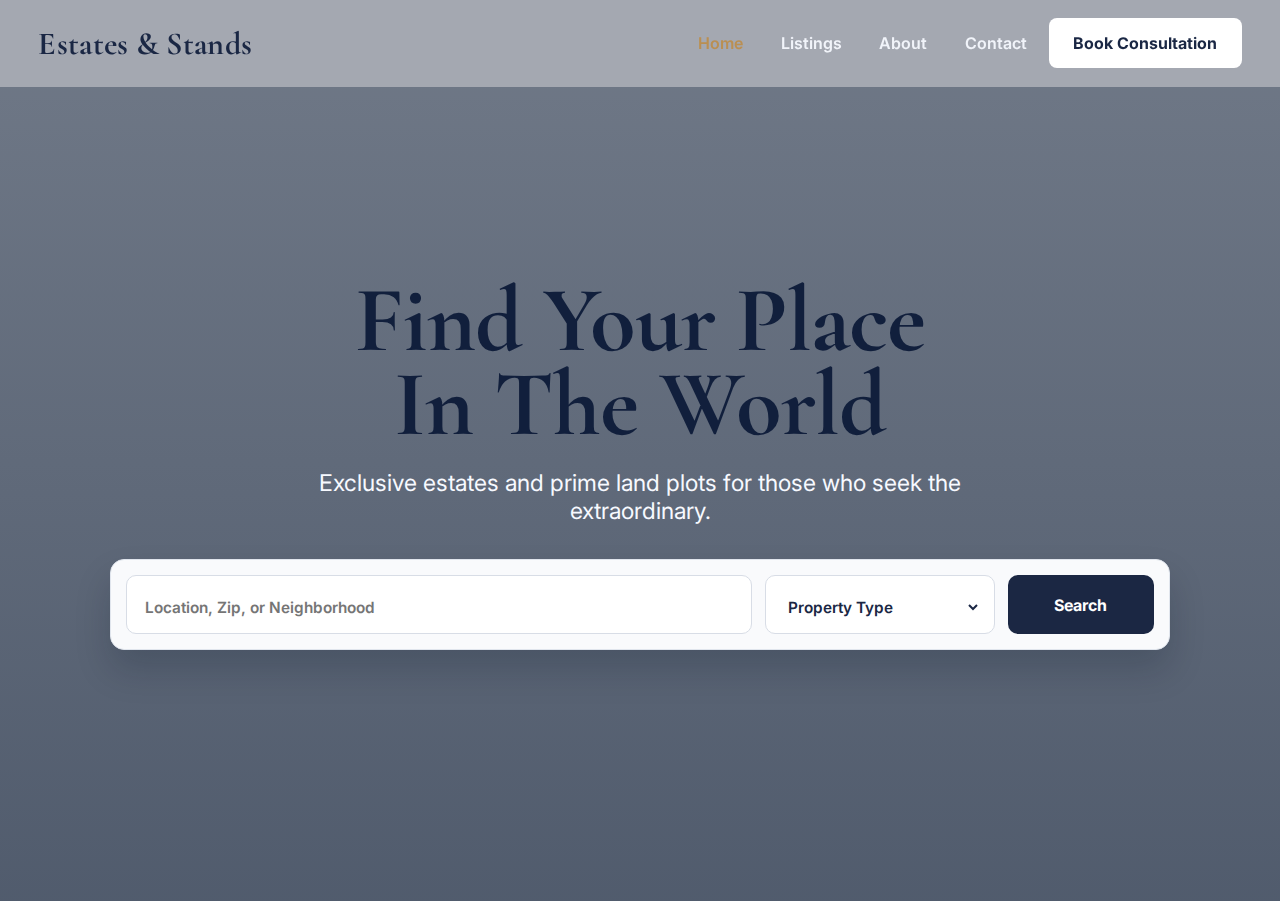
<file: index.html>
<!DOCTYPE html>
<html lang="en">
  <head>
    <meta charset="UTF-8" />
    <meta name="viewport" content="width=device-width, initial-scale=1.0" />
    <title>ENHANCED MORTGAGING AND HOUSING | Find Your Dream-Home Today</title>
    <link rel="preconnect" href="https://fonts.googleapis.com" />
    <link rel="preconnect" href="https://fonts.gstatic.com" crossorigin />
    <link
      href="https://fonts.googleapis.com/css2?family=Cormorant+Garamond:wght@600;700&family=Inter:wght@400;500;600;700&display=swap"
      rel="stylesheet"
    />
    <link rel="stylesheet" href="styles.css" />
  </head>
  <body class="home-page">
    <header class="top-header transparent">
      <div class="shell nav-row">
        <a class="logo" href="index.html">Estates &amp; Stands</a>
        <nav class="main-nav" aria-label="Main navigation">
          <a class="nav-link active" href="index.html">Home</a>
          <a class="nav-link" href="listings.html">Listings</a>
          <a class="nav-link" href="listings.html#about">About</a>
          <a class="nav-link" href="listings.html#contact">Contact</a>
          <a class="consult-btn" href="listings.html#contact">Book Consultation</a>
        </nav>
      </div>
    </header>

    <main>
      <section class="hero-banner">
        <div class="hero-overlay"></div>
        <div class="shell hero-content">
          <h1>Find Your Place<br />In The World</h1>
          <p>
            Exclusive estates and prime land plots for those who seek the
            extraordinary.
          </p>

          <form id="heroSearchForm" class="search-panel" autocomplete="off">
            <label class="search-field search-location">
              <span class="sr-only">Location, Zip, or Neighborhood</span>
              <input
                id="heroLocation"
                name="location"
                type="text"
                placeholder="Location, Zip, or Neighborhood"
              />
            </label>

            <label class="search-field search-type">
              <span class="sr-only">Property Type</span>
              <select id="heroType" name="type">
                <option value="all">Property Type</option>
                <option value="stand">Serviced Stand</option>
                <option value="land">Prime Land</option>
              </select>
            </label>

            <button class="search-action" type="submit">Search</button>
          </form>
          <p id="heroSearchResult" class="hero-result" aria-live="polite"></p>
        </div>
      </section>
    </main>

    <script src="script.js"></script>
  </body>
</html>
</file>
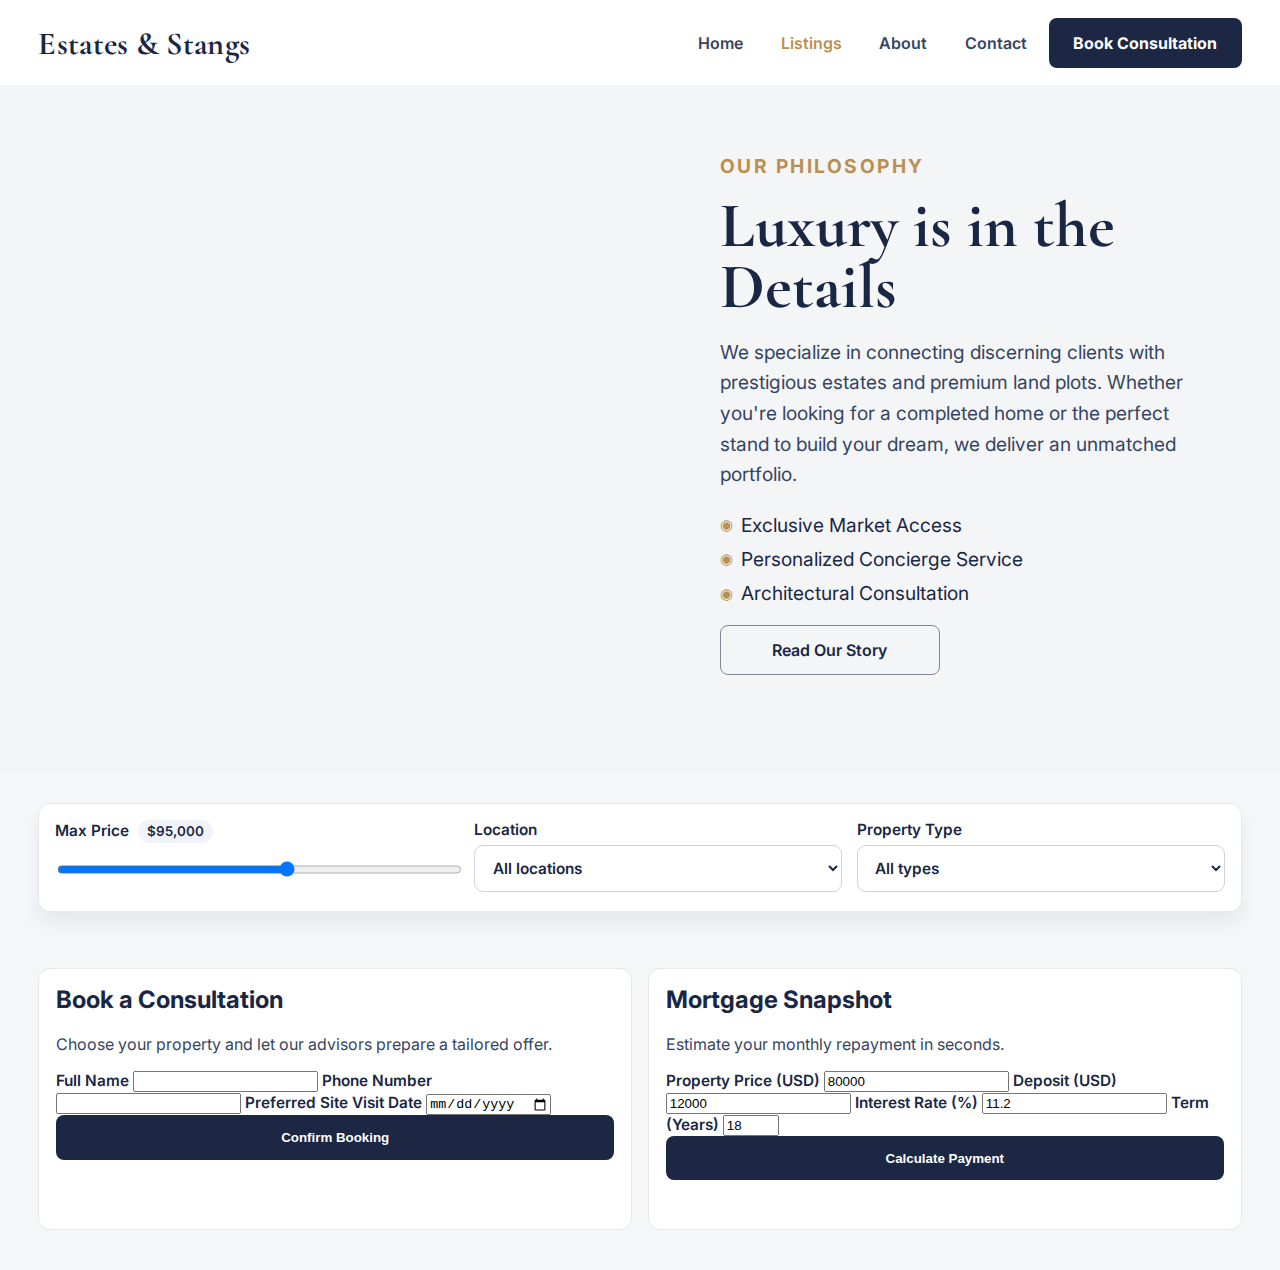
<file: listings.html>
<!DOCTYPE html>
<html lang="en">
  <head>
    <meta charset="UTF-8" />
    <meta name="viewport" content="width=device-width, initial-scale=1.0" />
    <title>Estates & Stangs | Luxury Listings</title>
    <link rel="preconnect" href="https://fonts.googleapis.com" />
    <link rel="preconnect" href="https://fonts.gstatic.com" crossorigin />
    <link
      href="https://fonts.googleapis.com/css2?family=Cormorant+Garamond:wght@600;700&family=Inter:wght@400;500;600;700&display=swap"
      rel="stylesheet"
    />
    <link rel="stylesheet" href="styles.css" />
  </head>
  <body>
    <header class="top-header solid">
      <div class="shell nav-row">
        <a class="logo" href="index.html">Estates &amp; Stangs</a>
        <nav class="main-nav" aria-label="Main navigation">
          <a class="nav-link" href="index.html">Home</a>
          <a class="nav-link active" href="listings.html">Listings</a>
          <a class="nav-link" href="#about">About</a>
          <a class="nav-link" href="#contact">Contact</a>
          <a class="consult-btn dark" href="#contact">Book Consultation</a>
        </nav>
      </div>
    </header>

    <main>
      <section id="about" class="philosophy-section">
        <div class="showcase-image" aria-hidden="true"></div>
        <div class="showcase-copy">
          <p class="eyebrow">OUR PHILOSOPHY</p>
          <h1>Luxury is in the Details</h1>
          <p>
            We specialize in connecting discerning clients with prestigious estates
            and premium land plots. Whether you're looking for a completed home or
            the perfect stand to build your dream, we deliver an unmatched portfolio.
          </p>
          <ul class="feature-points">
            <li>Exclusive Market Access</li>
            <li>Personalized Concierge Service</li>
            <li>Architectural Consultation</li>
          </ul>
          <button id="storyBtn" class="story-btn" type="button">Read Our Story</button>
          <p id="storyMessage" class="inline-note" aria-live="polite"></p>
        </div>
      </section>

      <section class="shell listings-tools">
        <div class="filter-grid">
          <label>
            Max Price <span id="maxPriceLabel" class="chip">$95,000</span>
            <input id="maxPrice" type="range" min="20000" max="150000" step="5000" value="95000" />
          </label>

          <label>
            Location
            <select id="locationFilter">
              <option value="all">All locations</option>
              <option value="north">Northview</option>
              <option value="east">Eastfield</option>
              <option value="south">Southridge</option>
            </select>
          </label>

          <label>
            Property Type
            <select id="typeFilter">
              <option value="all">All types</option>
              <option value="stand">Serviced Stand</option>
              <option value="land">Prime Land</option>
            </select>
          </label>
        </div>

        <div id="listingGrid" class="listing-grid"></div>
      </section>

      <section id="contact" class="shell contact-section">
        <article class="contact-card">
          <h2>Book a Consultation</h2>
          <p>Choose your property and let our advisors prepare a tailored offer.</p>
          <form id="visitForm">
            <label for="name">Full Name</label>
            <input id="name" type="text" required />

            <label for="phone">Phone Number</label>
            <input id="phone" type="tel" required />

            <label for="visitDate">Preferred Site Visit Date</label>
            <input id="visitDate" type="date" required />

            <button class="consult-btn dark full" type="submit">Confirm Booking</button>
          </form>
          <p id="bookingMessage" class="inline-note" aria-live="polite"></p>
        </article>

        <article class="mortgage-card">
          <h2>Mortgage Snapshot</h2>
          <p>Estimate your monthly repayment in seconds.</p>
          <label for="price">Property Price (USD)</label>
          <input id="price" type="number" min="1000" value="80000" />

          <label for="deposit">Deposit (USD)</label>
          <input id="deposit" type="number" min="0" value="12000" />

          <label for="rate">Interest Rate (%)</label>
          <input id="rate" type="number" step="0.1" min="1" value="11.2" />

          <label for="years">Term (Years)</label>
          <input id="years" type="number" min="1" max="30" value="18" />

          <button id="calcBtn" class="consult-btn dark full" type="button">Calculate Payment</button>
          <p id="mortgageResult" class="inline-note" aria-live="polite"></p>
        </article>
      </section>
    </main>

    <script src="script.js"></script>
  </body>
</html>
</file>
<file: styles.css>
:root {
  --ink: #1a2744;
  --ink-soft: #354561;
  --gold: #ba8f52;
  --mist: #f5f6f8;
  --line: #d8dde6;
  --navy: #1b2743;
  --white: #ffffff;
}

* {
  box-sizing: border-box;
}

html,
body {
  margin: 0;
  padding: 0;
}

body {
  font-family: "Inter", "Segoe UI", Arial, sans-serif;
  color: var(--ink-soft);
  background: var(--mist);
}

.shell {
  width: min(1240px, 94%);
  margin: 0 auto;
}

.top-header {
  position: sticky;
  top: 0;
  z-index: 30;
  border-bottom: 1px solid transparent;
}

.top-header.transparent {
  background: rgba(13, 24, 45, 0.35);
  backdrop-filter: blur(3px);
}

.top-header.solid {
  background: var(--white);
  border-color: #eceff4;
}

.nav-row {
  min-height: 86px;
  display: flex;
  justify-content: space-between;
  align-items: center;
  gap: 1rem;
}

.logo {
  font-family: "Cormorant Garamond", Georgia, serif;
  font-size: clamp(1.9rem, 2.5vw, 2.7rem);
  color: var(--ink);
  text-decoration: none;
  font-weight: 700;
  letter-spacing: 0.3px;
}

.main-nav {
  display: flex;
  align-items: center;
  gap: 0.45rem;
  flex-wrap: wrap;
  justify-content: flex-end;
}

.nav-link {
  text-decoration: none;
  color: #f1f4fa;
  padding: 0.65rem 0.95rem;
  font-weight: 600;
}

.solid .nav-link {
  color: var(--ink-soft);
}

.nav-link.active {
  color: var(--gold);
}

.consult-btn {
  text-decoration: none;
  display: inline-flex;
  align-items: center;
  justify-content: center;
  border-radius: 8px;
  border: 1px solid transparent;
  padding: 0.85rem 1.45rem;
  font-weight: 700;
  background: var(--white);
  color: var(--ink);
  cursor: pointer;
}

.consult-btn.dark {
  background: var(--navy);
  color: var(--white);
}

.consult-btn.full {
  width: 100%;
}

.hero-banner {
  min-height: calc(100vh - 86px);
  position: relative;
  display: grid;
  place-items: center;
  background-image: url("https://images.unsplash.com/photo-1600607687939-ce8a6c25118c?auto=format&fit=crop&w=1800&q=80");
  background-size: cover;
  background-position: center;
}

.hero-overlay {
  position: absolute;
  inset: 0;
  background: linear-gradient(180deg, rgba(11, 26, 50, 0.58), rgba(11, 26, 50, 0.7));
}

.hero-content {
  position: relative;
  z-index: 2;
  text-align: center;
  color: #f7f9ff;
  padding: 5rem 0 4rem;
}

.hero-content h1 {
  margin: 0;
  font-family: "Cormorant Garamond", Georgia, serif;
  color: #111f3c;
  font-size: clamp(3.2rem, 7.3vw, 8.2rem);
  line-height: 0.9;
  letter-spacing: -1px;
}

.hero-content p {
  margin: 1.4rem auto 2.1rem;
  max-width: 760px;
  font-size: clamp(1.05rem, 1.8vw, 2rem);
}

.search-panel {
  margin: 0 auto;
  max-width: 1060px;
  border-radius: 14px;
  background: #f9fafc;
  border: 1px solid #e0e5ed;
  box-shadow: 0 20px 35px rgba(7, 18, 35, 0.18);
  padding: 0.95rem;
  display: grid;
  grid-template-columns: 1.5fr 0.55fr 0.35fr;
  gap: 0.8rem;
}

.search-field {
  background: var(--white);
  border: 1px solid var(--line);
  border-radius: 10px;
  display: flex;
  align-items: center;
  padding: 0 0.8rem;
}

.search-field input,
.search-field select,
label input,
label select {
  width: 100%;
  border: 0;
  background: transparent;
  padding: 0.95rem 0.3rem;
  font: inherit;
  color: var(--ink);
}

.search-action {
  border: 0;
  border-radius: 10px;
  font: inherit;
  font-weight: 700;
  background: var(--navy);
  color: var(--white);
  cursor: pointer;
}

.hero-result {
  min-height: 1.2rem;
  margin-top: 0.9rem;
  font-weight: 600;
  color: #fdf0d9;
}

.philosophy-section {
  min-height: 76vh;
  display: grid;
  grid-template-columns: 1.05fr 1fr;
  background: #f4f5f7;
}

.showcase-image {
  background-image: url("https://images.unsplash.com/photo-1616594039964-3e4dca8a27d7?auto=format&fit=crop&w=1200&q=80");
  background-size: cover;
  background-position: center;
}

.showcase-copy {
  padding: clamp(2.3rem, 5vw, 6rem);
  align-self: center;
}

.eyebrow {
  margin: 0;
  letter-spacing: 2.5px;
  font-weight: 700;
  color: var(--gold);
}

.showcase-copy h1 {
  margin: 0.8rem 0 1rem;
  font-family: "Cormorant Garamond", Georgia, serif;
  font-size: clamp(2.8rem, 5vw, 5.2rem);
  line-height: 0.96;
  color: var(--ink);
}

.showcase-copy p {
  font-size: clamp(1rem, 1.5vw, 1.35rem);
  line-height: 1.6;
  max-width: 680px;
}

.feature-points {
  margin: 1.4rem 0 1.2rem;
  padding-left: 0;
  list-style: none;
  color: var(--ink);
}

.feature-points li {
  font-size: clamp(1rem, 1.5vw, 1.9rem);
  margin-bottom: 0.65rem;
  display: flex;
  align-items: center;
  gap: 0.55rem;
}

.feature-points li::before {
  content: "◉";
  color: var(--gold);
  font-size: 0.8em;
}

.story-btn {
  border: 1px solid #7f8899;
  border-radius: 8px;
  padding: 0.9rem 1.2rem;
  font: inherit;
  font-weight: 600;
  min-width: 220px;
  background: transparent;
  color: var(--ink);
  cursor: pointer;
}

.listings-tools {
  padding: 2rem 0 2.5rem;
}

.filter-grid {
  display: grid;
  grid-template-columns: 1.1fr 1fr 1fr;
  gap: 0.9rem;
  background: var(--white);
  border: 1px solid #e3e8ef;
  border-radius: 12px;
  padding: 1rem;
  box-shadow: 0 12px 18px rgba(24, 37, 62, 0.06);
}

label {
  font-weight: 600;
  color: var(--ink);
  font-size: 0.96rem;
}

label input,
label select {
  margin-top: 0.35rem;
  border: 1px solid #cad3df;
  border-radius: 9px;
  padding: 0.76rem 0.85rem;
}

.chip {
  display: inline-block;
  margin-left: 0.3rem;
  background: #f0f3f8;
  color: var(--ink);
  border-radius: 999px;
  padding: 0.2rem 0.55rem;
  font-size: 0.84rem;
}

.listing-grid {
  margin-top: 1rem;
  display: grid;
  grid-template-columns: repeat(auto-fit, minmax(240px, 1fr));
  gap: 0.85rem;
}

.property-card {
  background: var(--white);
  border: 1px solid #e4e9f1;
  border-radius: 12px;
  padding: 1rem;
}

.property-card h3 {
  margin: 0.3rem 0;
  font-size: 1.15rem;
  color: var(--ink);
}

.badge {
  display: inline-block;
  padding: 0.2rem 0.5rem;
  border-radius: 999px;
  background: #eaf2ff;
  color: #21467b;
  font-size: 0.75rem;
  font-weight: 700;
}

.contact-section {
  padding: 0 0 2.5rem;
  display: grid;
  grid-template-columns: 1fr 1fr;
  gap: 1rem;
}

.contact-card,
.mortgage-card {
  background: var(--white);
  border: 1px solid #e4e8ef;
  border-radius: 12px;
  padding: 1.05rem;
}

h2 {
  margin-top: 0;
  color: var(--ink);
}

.inline-note {
  min-height: 1.2rem;
  margin: 0.8rem 0 0;
  color: var(--ink);
  font-weight: 600;
}

.sr-only {
  position: absolute;
  width: 1px;
  height: 1px;
  overflow: hidden;
  clip: rect(0, 0, 0, 0);
}

@media (max-width: 1020px) {
  .search-panel,
  .filter-grid,
  .contact-section {
    grid-template-columns: 1fr;
  }

  .philosophy-section {
    grid-template-columns: 1fr;
  }

  .showcase-image {
    min-height: 340px;
  }
}

@media (max-width: 760px) {
  .nav-row {
    flex-direction: column;
    align-items: flex-start;
    padding: 0.65rem 0;
  }

  .main-nav {
    width: 100%;
    justify-content: flex-start;
  }

  .hero-content {
    padding-top: 3.5rem;
  }
}
</file>
